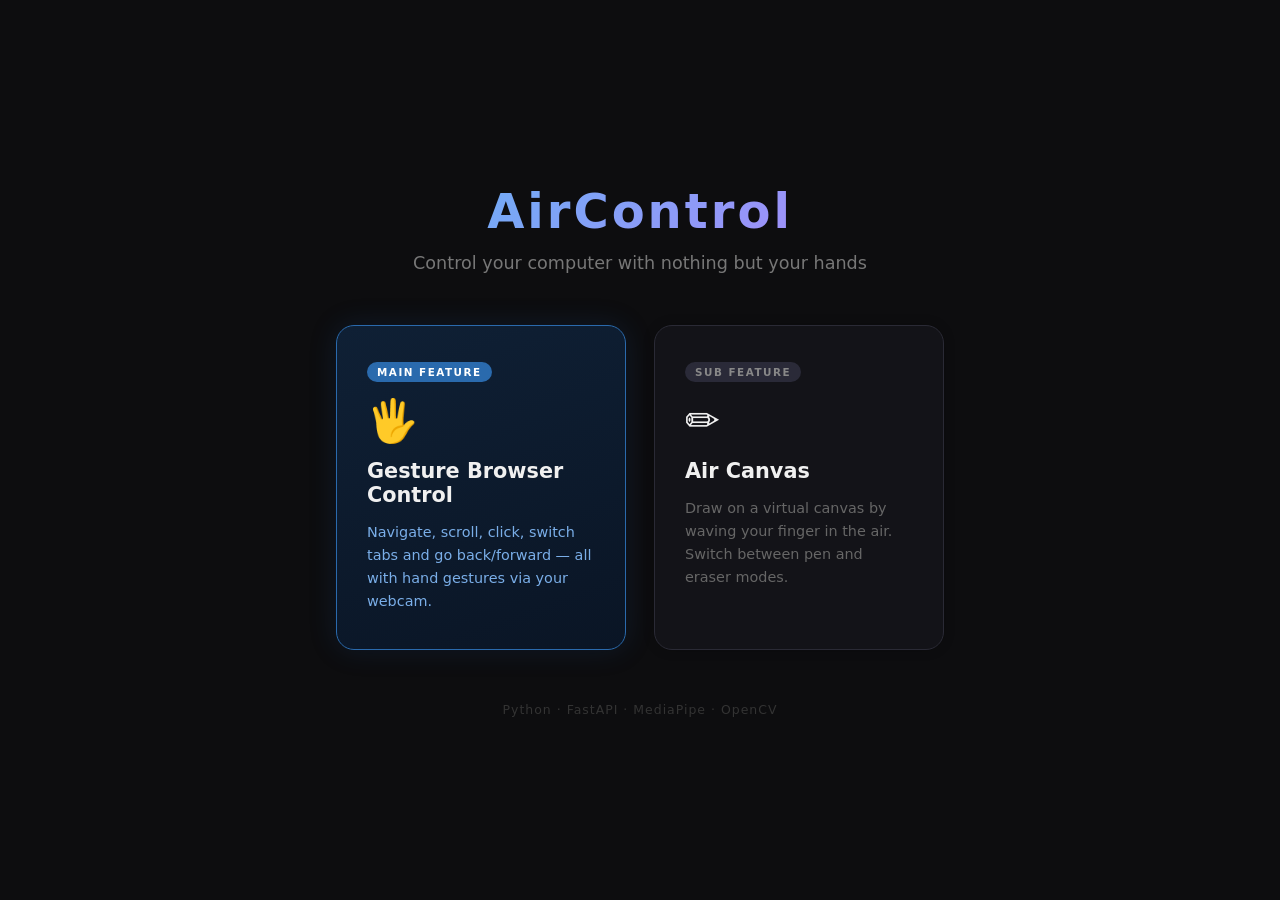
<file: frontend/index.html>
<!DOCTYPE html>
<html lang="en">
<head>
  <meta charset="UTF-8" />
  <meta name="viewport" content="width=device-width, initial-scale=1.0" />
  <title>AirControl</title>
  <style>
    *, *::before, *::after { box-sizing: border-box; margin: 0; padding: 0; }
    body {
      background: #0d0d0f;
      color: #f0f0f0;
      font-family: 'Segoe UI', system-ui, sans-serif;
      min-height: 100vh;
      display: flex;
      flex-direction: column;
      align-items: center;
      justify-content: center;
      gap: 52px;
      padding: 48px 24px;
    }
    .hero { text-align: center; }
    .hero h1 {
      font-size: 3rem;
      font-weight: 700;
      letter-spacing: 3px;
      background: linear-gradient(135deg, #6ab0f5, #a78bfa);
      -webkit-background-clip: text;
      -webkit-text-fill-color: transparent;
    }
    .hero p { margin-top: 14px; font-size: 1.1rem; color: #777; }
    .cards { display: flex; gap: 28px; flex-wrap: wrap; justify-content: center; }
    .card {
      display: flex;
      flex-direction: column;
      gap: 14px;
      padding: 36px 30px;
      border-radius: 18px;
      text-decoration: none;
      color: #f0f0f0;
      width: 290px;
      transition: transform 0.2s, box-shadow 0.2s;
    }
    .card:hover { transform: translateY(-7px); }
    .card.main {
      background: linear-gradient(160deg, #0f2035, #0a1525);
      border: 1.5px solid #2a6aad;
      box-shadow: 0 0 28px #1a4a8a33;
    }
    .card.sub {
      background: #131318;
      border: 1.5px solid #2a2a35;
      box-shadow: 0 0 12px #00000033;
    }
    .badge {
      font-size: 0.65rem;
      font-weight: 700;
      letter-spacing: 1.5px;
      text-transform: uppercase;
      padding: 4px 10px;
      border-radius: 20px;
      width: fit-content;
    }
    .card.main .badge { background: #2a6aad; color: #fff; }
    .card.sub  .badge { background: #2a2a38; color: #888; }
    .card .icon { font-size: 2.6rem; }
    .card h2 { font-size: 1.3rem; font-weight: 600; }
    .card.main p { font-size: 0.9rem; color: #7aaee8; line-height: 1.6; }
    .card.sub  p { font-size: 0.9rem; color: #666;    line-height: 1.6; }
    footer { color: #333; font-size: 0.78rem; letter-spacing: 1px; }
  </style>
</head>
<body>
  <div class="hero">
    <h1>AirControl</h1>
    <p>Control your computer with nothing but your hands</p>
  </div>

  <div class="cards">
    <a href="gesture.html" class="card main">
      <span class="badge">Main Feature</span>
      <div class="icon">🖐️</div>
      <h2>Gesture Browser Control</h2>
      <p>Navigate, scroll, click, switch tabs and go back/forward — all with hand gestures via your webcam.</p>
    </a>

    <a href="canvas.html" class="card sub">
      <span class="badge">Sub Feature</span>
      <div class="icon">✏️</div>
      <h2>Air Canvas</h2>
      <p>Draw on a virtual canvas by waving your finger in the air. Switch between pen and eraser modes.</p>
    </a>
  </div>

  <footer>Python · FastAPI · MediaPipe · OpenCV</footer>
</body>
</html>
</html>
</file>
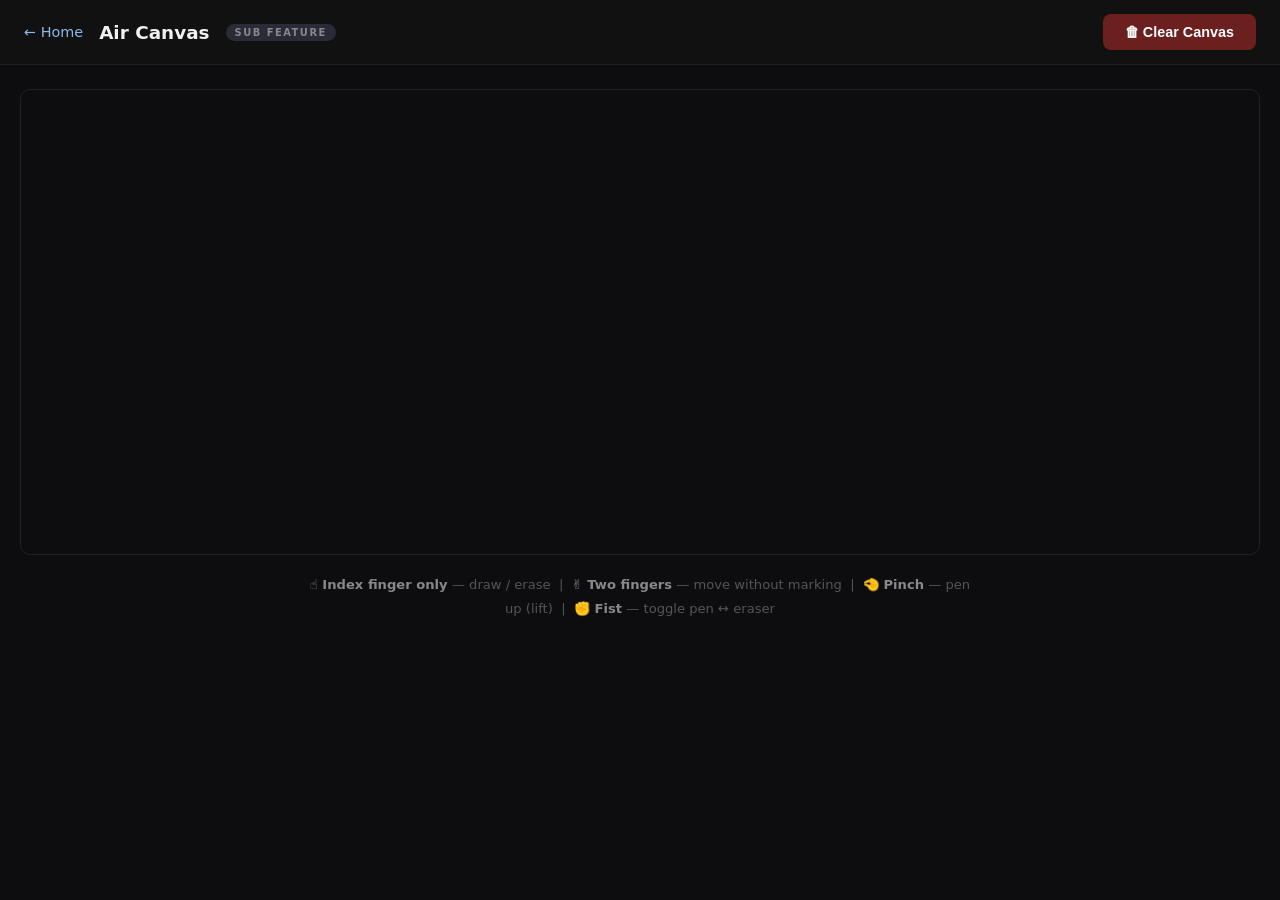
<file: frontend/canvas.html>
<!DOCTYPE html>
<html lang="en">
<head>
  <meta charset="UTF-8" />
  <meta name="viewport" content="width=device-width, initial-scale=1.0" />
  <title>Air Canvas</title>
  <style>
    *, *::before, *::after { box-sizing: border-box; margin: 0; padding: 0; }
    body { background: #0d0d0f; color: #f0f0f0; font-family: 'Segoe UI', system-ui, sans-serif; display: flex; flex-direction: column; min-height: 100vh; }

    header {
      display: flex; align-items: center; gap: 16px;
      padding: 14px 24px; background: #111; border-bottom: 1px solid #1e1e1e;
    }
    header a { color: #8ab8e8; text-decoration: none; font-size: 0.9rem; white-space: nowrap; }
    header a:hover { color: #aad4ff; }
    header h1 { font-size: 1.15rem; font-weight: 600; }
    .badge {
      font-size: 0.62rem; font-weight: 700; letter-spacing: 1.5px;
      text-transform: uppercase; padding: 3px 9px; border-radius: 20px;
      background: #2a2a38; color: #888;
    }
    .spacer { flex: 1; }

    main {
      flex: 1; display: flex; flex-direction: column; align-items: center;
      padding: 24px 20px; gap: 18px;
    }

    #canvas {
      border-radius: 10px; border: 1px solid #222; display: block;
      max-width: 100%;
    }

    .controls { display: flex; gap: 12px; flex-wrap: wrap; justify-content: center; }
    .btn {
      padding: 10px 22px; border-radius: 8px; border: none; cursor: pointer;
      font-size: 0.9rem; font-weight: 600; transition: background 0.15s;
    }
    #btn-clear { background: #6b1f1f; color: #fff; }
    #btn-clear:hover { background: #8b2a2a; }

    .tip {
      font-size: 0.82rem; color: #555; text-align: center;
      max-width: 680px; line-height: 1.8;
    }
    .tip strong { color: #888; }

    #video { display: none; }
  </style>
</head>
<body>
  <header>
    <a href="index.html">← Home</a>
    <h1>Air Canvas</h1>
    <span class="badge">Sub Feature</span>
    <div class="spacer"></div>
    <button class="btn" id="btn-clear" onclick="clearCanvas()">🗑 Clear Canvas</button>
  </header>

  <main>
    <video id="video" autoplay></video>
    <canvas id="canvas"></canvas>

    <p class="tip">
      <strong>☝️ Index finger only</strong> — draw / erase &nbsp;|&nbsp;
      <strong>✌️ Two fingers</strong> — move without marking &nbsp;|&nbsp;
      <strong>🤏 Pinch</strong> — pen up (lift) &nbsp;|&nbsp;
      <strong>✊ Fist</strong> — toggle pen ↔ eraser
    </p>
  </main>

  <script>
    const video  = document.getElementById('video');
    const canvas = document.getElementById('canvas');
    const ctx    = canvas.getContext('2d');
    const API    = 'http://127.0.0.1:8000';

    canvas.width  = 1280;
    canvas.height = 480;

    navigator.mediaDevices.getUserMedia({ video: true })
      .then(stream => { video.srcObject = stream; });

    async function sendFrame() {
      const tmp  = document.createElement('canvas');
      tmp.width  = 640;
      tmp.height = 480;
      tmp.getContext('2d').drawImage(video, 0, 0, 640, 480);

      const blob = await new Promise(r => tmp.toBlob(r, 'image/jpeg'));
      const fd   = new FormData();
      fd.append('file', blob);

      const res     = await fetch(`${API}/canvas/frame`, { method: 'POST', body: fd });
      const imgBlob = await res.blob();
      const img     = new Image();
      img.onload = () => {
        ctx.drawImage(img, 0, 0, canvas.width, canvas.height);
        URL.revokeObjectURL(img.src);
      };
      img.src = URL.createObjectURL(imgBlob);

      requestAnimationFrame(sendFrame);
    }

    async function clearCanvas() {
      await fetch(`${API}/canvas/clear`, { method: 'POST' });
    }

    sendFrame();
  </script>
</body>
</html>
</file>
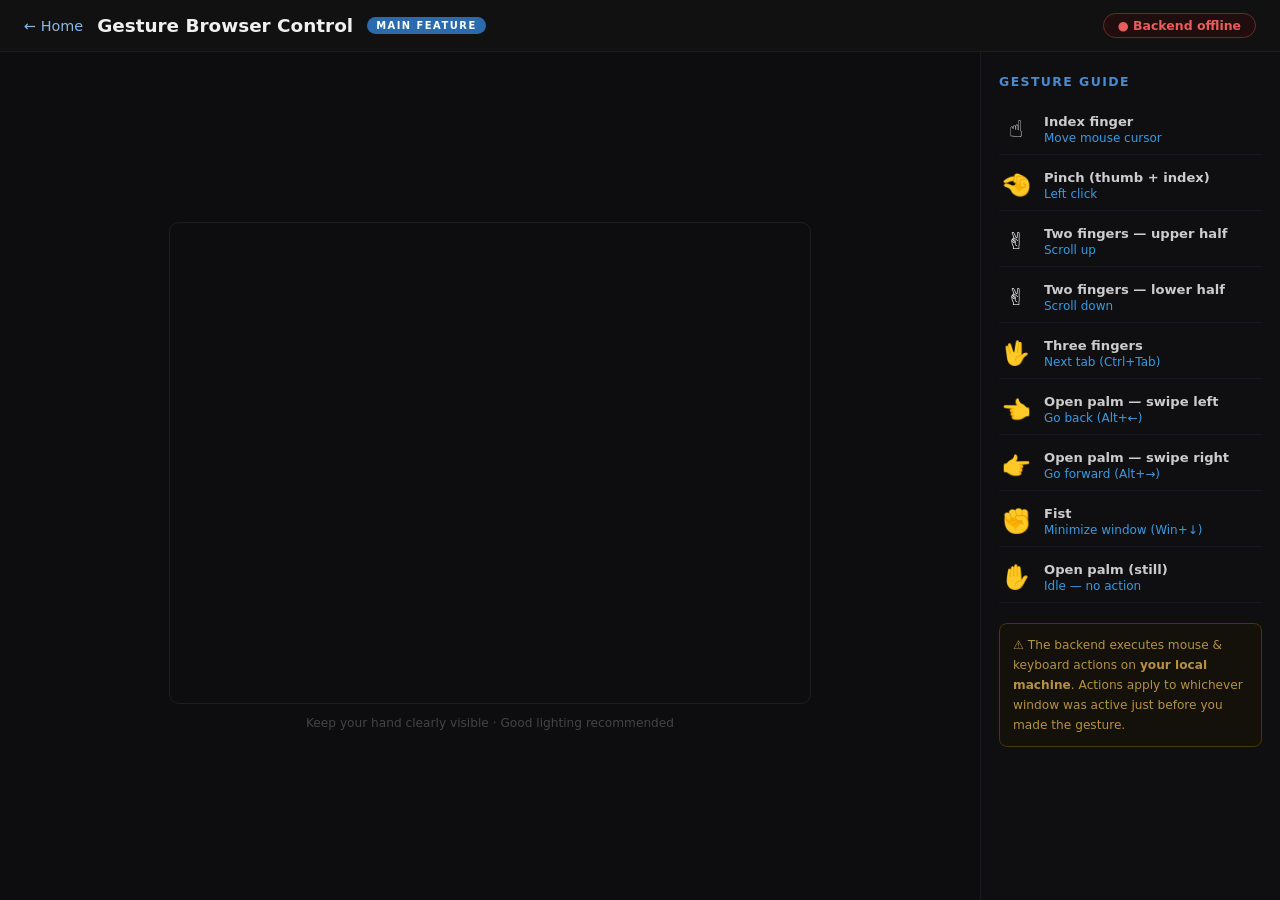
<file: frontend/gesture.html>
<!DOCTYPE html>
<html lang="en">
<head>
  <meta charset="UTF-8" />
  <meta name="viewport" content="width=device-width, initial-scale=1.0" />
  <title>Gesture Browser Control</title>
  <style>
    *, *::before, *::after { box-sizing: border-box; margin: 0; padding: 0; }
    body {
      background: #0d0d0f; color: #f0f0f0;
      font-family: 'Segoe UI', system-ui, sans-serif;
      height: 100vh; display: flex; flex-direction: column; overflow: hidden;
    }

    header {
      display: flex; align-items: center; gap: 14px; flex-shrink: 0;
      padding: 13px 24px; background: #111; border-bottom: 1px solid #1e1e1e;
    }
    header a { color: #8ab8e8; text-decoration: none; font-size: 0.9rem; white-space: nowrap; }
    header a:hover { color: #aad4ff; }
    header h1   { font-size: 1.15rem; font-weight: 600; }
    .badge-main {
      font-size: 0.62rem; font-weight: 700; letter-spacing: 1.5px;
      text-transform: uppercase; padding: 3px 9px; border-radius: 20px;
      background: #2a6aad; color: #fff;
    }
    .spacer { flex: 1; }
    #status-pill {
      padding: 4px 14px; border-radius: 20px; font-size: 0.78rem; font-weight: 600;
      background: #1c1c1c; border: 1px solid #333; color: #888;
      transition: all 0.3s;
    }
    #status-pill.live   { background: #0d2010; border-color: #2a6a2a; color: #5de85d; }
    #status-pill.error  { background: #200d0d; border-color: #6a2a2a; color: #e85d5d; }

    main { flex: 1; display: flex; overflow: hidden; }

    #feed-wrap {
      flex: 1; display: flex; flex-direction: column;
      align-items: center; justify-content: center;
      padding: 20px; gap: 12px; overflow: hidden;
    }
    #feed {
      border-radius: 10px; border: 1px solid #1e1e1e;
      max-width: 100%; max-height: calc(100vh - 130px);
    }
    .feed-hint { font-size: 0.76rem; color: #444; }

    #guide {
      width: 300px; min-width: 260px;
      background: #0f0f12; border-left: 1px solid #1a1a22;
      overflow-y: auto; padding: 22px 18px;
      display: flex; flex-direction: column; gap: 6px;
    }
    #guide h2 {
      font-size: 0.78rem; font-weight: 700; letter-spacing: 1.4px;
      text-transform: uppercase; color: #4a8acd; margin-bottom: 10px;
    }
    .g-row {
      display: flex; align-items: flex-start; gap: 11px;
      padding: 9px 0; border-bottom: 1px solid #18181e;
    }
    .g-row:last-of-type { border-bottom: none; }
    .g-icon   { font-size: 1.45rem; min-width: 34px; text-align: center; padding-top: 1px; }
    .g-info   { display: flex; flex-direction: column; gap: 2px; }
    .g-name   { font-size: 0.82rem; font-weight: 600; color: #ccc; }
    .g-action { font-size: 0.75rem; color: #3a9ade; font-weight: 500; }

    .warn {
      margin-top: 14px; padding: 11px 13px;
      background: #13110a; border: 1px solid #4a3800; border-radius: 8px;
      font-size: 0.76rem; color: #b89040; line-height: 1.65;
    }

    #video { display: none; }
  </style>
</head>
<body>
  <header>
    <a href="index.html">← Home</a>
    <h1>Gesture Browser Control</h1>
    <span class="badge-main">Main Feature</span>
    <div class="spacer"></div>
    <span id="status-pill">● Connecting</span>
  </header>

  <main>
    <!-- Live feed panel -->
    <div id="feed-wrap">
      <video id="video" autoplay></video>
      <canvas id="feed"></canvas>
      <p class="feed-hint">Keep your hand clearly visible · Good lighting recommended</p>
    </div>

    <!-- Gesture guide panel -->
    <div id="guide">
      <h2>Gesture Guide</h2>

      <div class="g-row">
        <div class="g-icon">☝️</div>
        <div class="g-info">
          <span class="g-name">Index finger</span>
          <span class="g-action">Move mouse cursor</span>
        </div>
      </div>

      <div class="g-row">
        <div class="g-icon">🤏</div>
        <div class="g-info">
          <span class="g-name">Pinch (thumb + index)</span>
          <span class="g-action">Left click</span>
        </div>
      </div>

      <div class="g-row">
        <div class="g-icon">✌️</div>
        <div class="g-info">
          <span class="g-name">Two fingers — upper half</span>
          <span class="g-action">Scroll up</span>
        </div>
      </div>

      <div class="g-row">
        <div class="g-icon">✌️</div>
        <div class="g-info">
          <span class="g-name">Two fingers — lower half</span>
          <span class="g-action">Scroll down</span>
        </div>
      </div>

      <div class="g-row">
        <div class="g-icon">🖖</div>
        <div class="g-info">
          <span class="g-name">Three fingers</span>
          <span class="g-action">Next tab (Ctrl+Tab)</span>
        </div>
      </div>

      <div class="g-row">
        <div class="g-icon">👈</div>
        <div class="g-info">
          <span class="g-name">Open palm — swipe left</span>
          <span class="g-action">Go back (Alt+←)</span>
        </div>
      </div>

      <div class="g-row">
        <div class="g-icon">👉</div>
        <div class="g-info">
          <span class="g-name">Open palm — swipe right</span>
          <span class="g-action">Go forward (Alt+→)</span>
        </div>
      </div>

      <div class="g-row">
        <div class="g-icon">✊</div>
        <div class="g-info">
          <span class="g-name">Fist</span>
          <span class="g-action">Minimize window (Win+↓)</span>
        </div>
      </div>

      <div class="g-row">
        <div class="g-icon">✋</div>
        <div class="g-info">
          <span class="g-name">Open palm (still)</span>
          <span class="g-action">Idle — no action</span>
        </div>
      </div>

      <div class="warn">
        ⚠️ The backend executes mouse &amp; keyboard actions on <strong>your local machine</strong>.
        Actions apply to whichever window was active just before you made the gesture.
      </div>
    </div>
  </main>

  <script>
    const video  = document.getElementById('video');
    const feed   = document.getElementById('feed');
    const ctx    = feed.getContext('2d');
    const pill   = document.getElementById('status-pill');
    const API    = 'http://127.0.0.1:8000';

    feed.width  = 640;
    feed.height = 480;

    navigator.mediaDevices.getUserMedia({ video: true })
      .then(stream => {
        video.srcObject = stream;
        pill.textContent = '● Live';
        pill.classList.add('live');
      })
      .catch(() => {
        pill.textContent = '● Camera error';
        pill.classList.add('error');
      });

    async function sendFrame() {
      const tmp  = document.createElement('canvas');
      tmp.width  = 640;
      tmp.height = 480;
      tmp.getContext('2d').drawImage(video, 0, 0, 640, 480);

      const blob = await new Promise(r => tmp.toBlob(r, 'image/jpeg'));
      const fd   = new FormData();
      fd.append('file', blob);

      try {
        const res     = await fetch(`${API}/gesture/frame`, { method: 'POST', body: fd });
        const imgBlob = await res.blob();
        const img     = new Image();
        img.onload = () => {
          ctx.drawImage(img, 0, 0, feed.width, feed.height);
          URL.revokeObjectURL(img.src);
        };
        img.src = URL.createObjectURL(imgBlob);

        if (!pill.classList.contains('live')) {
          pill.textContent = '● Live';
          pill.className   = 'live';
        }
      } catch {
        pill.textContent = '● Backend offline';
        pill.className   = 'error';
      }

      requestAnimationFrame(sendFrame);
    }

    sendFrame();
  </script>
</body>
</html>
</file>
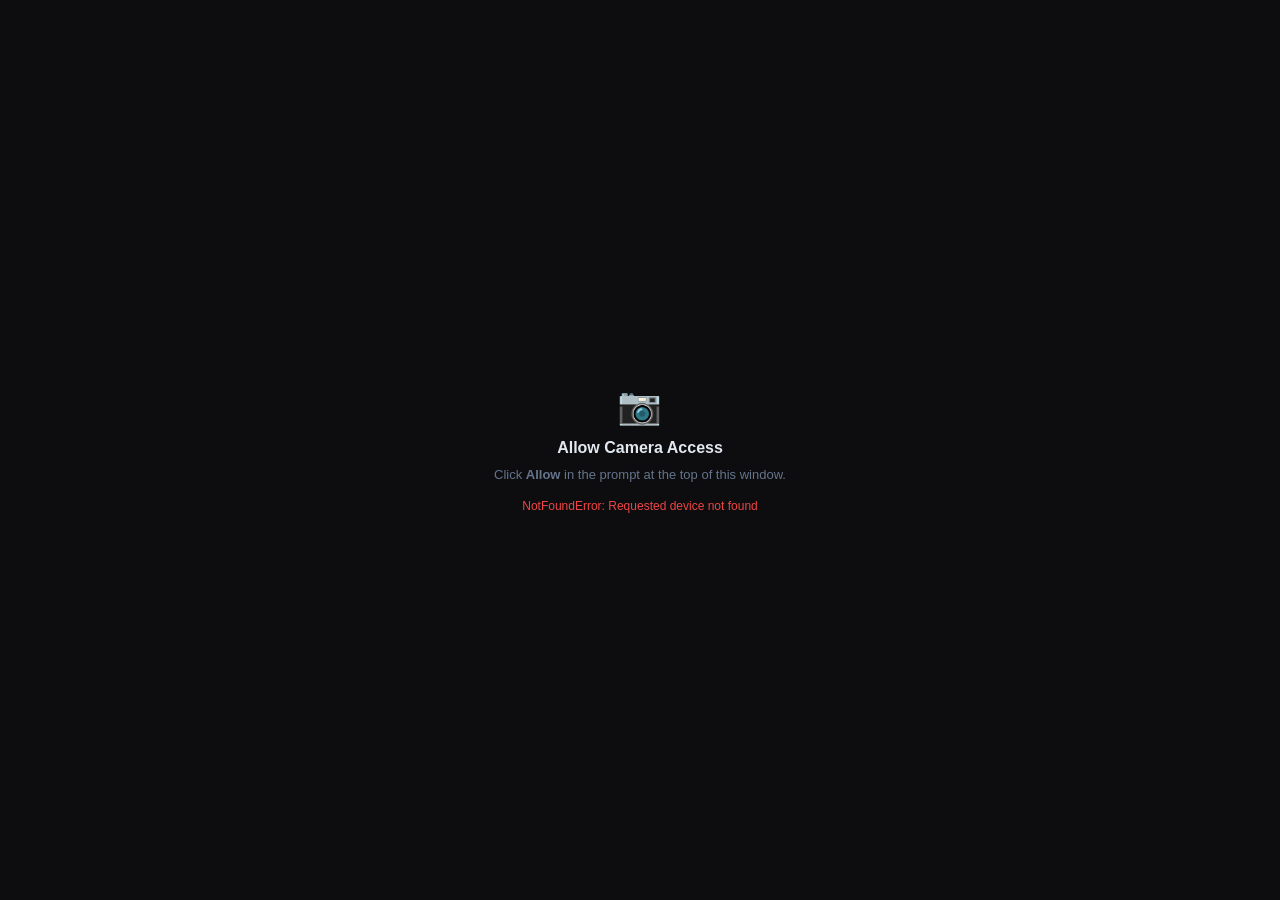
<file: extension/permission/permission.html>
<!DOCTYPE html>
<html lang="en">
<head>
  <meta charset="UTF-8" />
  <title>GestureNav – Camera Access</title>
  <style>
    body {
      margin: 0;
      display: flex;
      align-items: center;
      justify-content: center;
      min-height: 100vh;
      background: #0d0d0f;
      font-family: -apple-system, BlinkMacSystemFont, 'Segoe UI', sans-serif;
      color: #e2e8f0;
      text-align: center;
      padding: 24px;
      box-sizing: border-box;
    }
    .icon  { font-size: 36px; margin-bottom: 12px; }
    h1     { font-size: 16px; font-weight: 700; margin: 0 0 8px; }
    p      { font-size: 13px; color: #64748b; margin: 0; line-height: 1.5; }
    .error { color: #ef4444; margin-top: 12px; font-size: 12px; }
  </style>
</head>
<body>
  <div>
    <div class="icon">📷</div>
    <h1>Allow Camera Access</h1>
    <p>Click <strong>Allow</strong> in the prompt at the top of this window.</p>
    <p class="error" id="err"></p>
  </div>
  <script src="permission.js"></script>
</body>
</html>
</file>
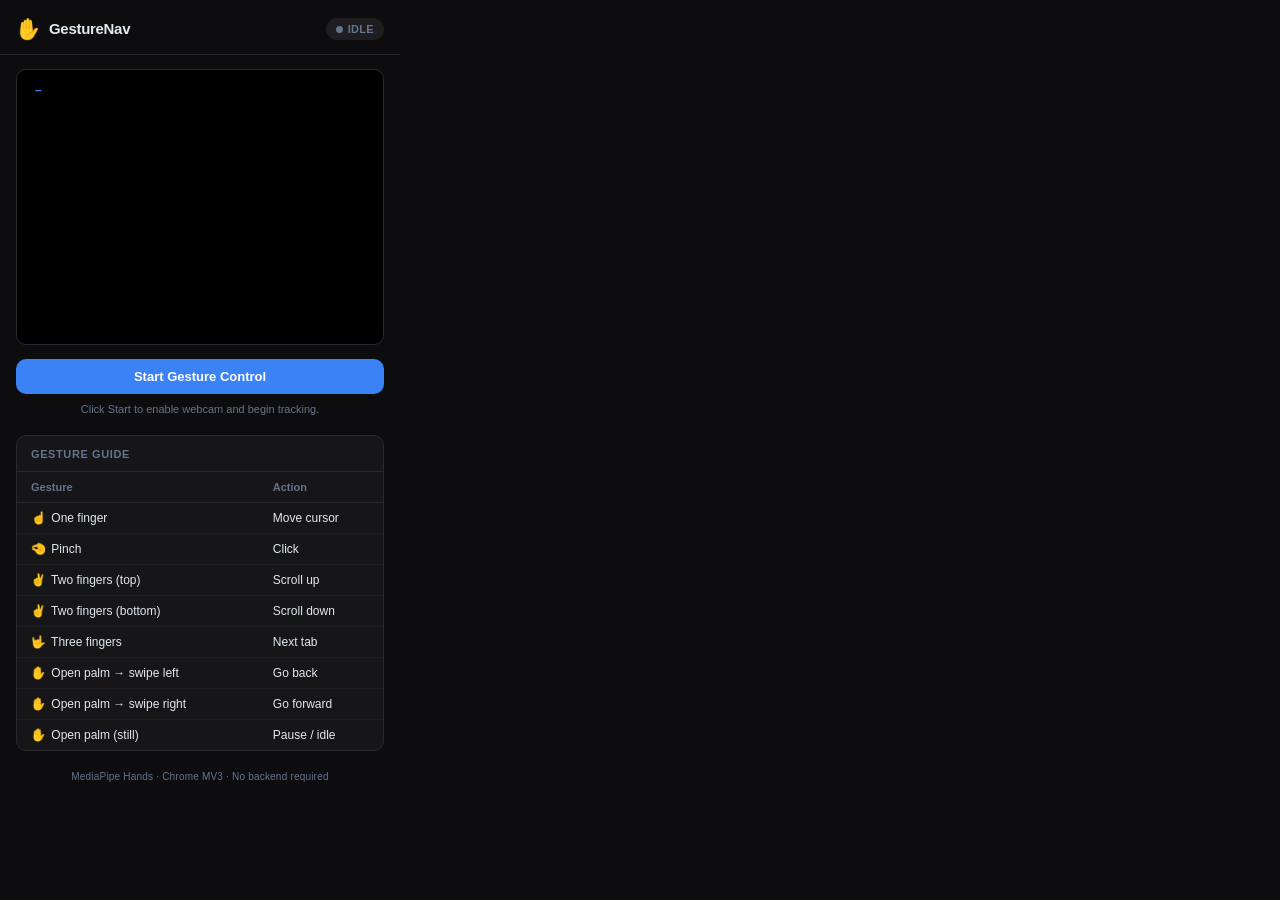
<file: extension/sidepanel/sidepanel.html>
<!DOCTYPE html>
<html lang="en">
<head>
  <meta charset="UTF-8" />
  <meta name="viewport" content="width=device-width, initial-scale=1.0" />
  <title>GestureNav</title>
  <link rel="stylesheet" href="sidepanel.css" />

  <script src="../lib/hands.js"></script>
  <script src="../lib/camera_utils.js"></script>
  <script src="../lib/drawing_utils.js"></script>
</head>
<body>

  <header class="header">
    <div class="brand">
      <span class="brand-icon">✋</span>
      <span class="brand-name">GestureNav</span>
    </div>
    <span id="statusPill" class="pill pill--idle">Idle</span>
  </header>

  <div class="preview-wrap">
    <video id="video" autoplay playsinline muted style="display:none"></video>
    <canvas id="canvas" class="preview-canvas"></canvas>
    <div id="gestureLabel" class="gesture-label">–</div>
    <div id="actionLabel" class="action-label"></div>
  </div>

  <div class="controls">
    <button id="toggleBtn" class="btn btn--start">Start Gesture Control</button>
    <p class="hint" id="hint">Click Start to enable webcam and begin tracking.</p>
  </div>

  <section class="guide">
    <h2 class="guide-title">Gesture Guide</h2>
    <table class="guide-table">
      <thead>
        <tr><th>Gesture</th><th>Action</th></tr>
      </thead>
      <tbody>
        <tr><td><span class="glyph">☝️</span> One finger</td><td>Move cursor</td></tr>
        <tr><td><span class="glyph">🤏</span> Pinch</td><td>Click</td></tr>
        <tr><td><span class="glyph">✌️</span> Two fingers (top)</td><td>Scroll up</td></tr>
        <tr><td><span class="glyph">✌️</span> Two fingers (bottom)</td><td>Scroll down</td></tr>
        <tr><td><span class="glyph">🤟</span> Three fingers</td><td>Next tab</td></tr>
        <tr><td><span class="glyph">✋</span> Open palm → swipe left</td><td>Go back</td></tr>
        <tr><td><span class="glyph">✋</span> Open palm → swipe right</td><td>Go forward</td></tr>
        <tr><td><span class="glyph">✋</span> Open palm (still)</td><td>Pause / idle</td></tr>
      </tbody>
    </table>
  </section>

  <footer class="footer">
    MediaPipe Hands · Chrome MV3 · No backend required
  </footer>

  <script src="sidepanel.js"></script>
</body>
</html>
</file>
<file: extension/sidepanel/sidepanel.css>
*, *::before, *::after { box-sizing: border-box; margin: 0; padding: 0; }

:root {
  --bg:          #0d0d0f;
  --surface:     #161618;
  --border:      #2a2a2e;
  --accent:      #3b82f6;
  --accent-dim:  rgba(59,130,246,0.15);
  --green:       #22c55e;
  --red:         #ef4444;
  --yellow:      #eab308;
  --text:        #e2e8f0;
  --muted:       #64748b;
  --radius:      10px;
}

html { font-size: 13px; }

body {
  background: var(--bg);
  color: var(--text);
  font-family: -apple-system, BlinkMacSystemFont, 'Segoe UI', sans-serif;
  line-height: 1.5;
  min-width: 300px;
  max-width: 400px;
  padding-bottom: 24px;
  overflow-x: hidden;
}

.header {
  display: flex;
  align-items: center;
  justify-content: space-between;
  padding: 14px 16px 10px;
  border-bottom: 1px solid var(--border);
}

.brand { display: flex; align-items: center; gap: 8px; }
.brand-icon { font-size: 20px; }
.brand-name { font-size: 15px; font-weight: 700; letter-spacing: -0.3px; }

.pill {
  display: inline-flex;
  align-items: center;
  gap: 5px;
  padding: 3px 10px;
  border-radius: 99px;
  font-size: 11px;
  font-weight: 600;
  letter-spacing: 0.3px;
  text-transform: uppercase;
}
.pill::before { content: ''; width: 7px; height: 7px; border-radius: 50%; }

.pill--idle    { background: #1e1e20; color: var(--muted); }
.pill--idle::before    { background: var(--muted); }

.pill--loading { background: rgba(234,179,8,0.15); color: var(--yellow); }
.pill--loading::before { background: var(--yellow); animation: blink 1s infinite; }

.pill--live    { background: rgba(34,197,94,0.15); color: var(--green); }
.pill--live::before    { background: var(--green); animation: blink 1.5s infinite; }

.pill--error   { background: rgba(239,68,68,0.15); color: var(--red); }
.pill--error::before   { background: var(--red); }

@keyframes blink { 0%,100% { opacity:1; } 50% { opacity:0.3; } }

.preview-wrap {
  position: relative;
  margin: 14px 16px 0;
  border-radius: var(--radius);
  overflow: hidden;
  background: #000;
  border: 1px solid var(--border);
  aspect-ratio: 4/3;
}

.preview-canvas {
  width: 100%;
  height: 100%;
  display: block;
  transform: scaleX(-1);
}

.gesture-label {
  position: absolute;
  top: 8px;
  left: 8px;
  background: rgba(0,0,0,0.65);
  color: var(--accent);
  font-size: 12px;
  font-weight: 700;
  letter-spacing: 0.5px;
  padding: 3px 10px;
  border-radius: 6px;
  backdrop-filter: blur(4px);
  text-transform: uppercase;
}

.action-label {
  position: absolute;
  bottom: 8px;
  left: 50%;
  transform: translateX(-50%);
  background: rgba(0,0,0,0.72);
  color: #fff;
  font-size: 12px;
  font-weight: 500;
  padding: 3px 12px;
  border-radius: 6px;
  backdrop-filter: blur(4px);
  white-space: nowrap;
  opacity: 0;
  transition: opacity 0.2s;
  pointer-events: none;
}
.action-label.visible { opacity: 1; }

.controls {
  padding: 14px 16px 0;
  display: flex;
  flex-direction: column;
  gap: 8px;
}

.btn {
  width: 100%;
  padding: 10px;
  border: none;
  border-radius: var(--radius);
  font-size: 13px;
  font-weight: 600;
  cursor: pointer;
  transition: opacity 0.15s, transform 0.1s;
}
.btn:active { transform: scale(0.97); }
.btn:disabled { opacity: 0.45; cursor: not-allowed; }

.btn--start {
  background: var(--accent);
  color: #fff;
}
.btn--stop {
  background: #1e1e20;
  color: var(--red);
  border: 1px solid var(--red);
}

.hint {
  font-size: 11px;
  color: var(--muted);
  text-align: center;
  line-height: 1.4;
}

.guide {
  margin: 18px 16px 0;
  background: var(--surface);
  border: 1px solid var(--border);
  border-radius: var(--radius);
  overflow: hidden;
}

.guide-title {
  font-size: 11px;
  font-weight: 700;
  letter-spacing: 0.6px;
  text-transform: uppercase;
  color: var(--muted);
  padding: 10px 14px 8px;
  border-bottom: 1px solid var(--border);
}

.guide-table {
  width: 100%;
  border-collapse: collapse;
  font-size: 12px;
}

.guide-table th {
  text-align: left;
  padding: 7px 14px;
  color: var(--muted);
  font-weight: 600;
  font-size: 11px;
  border-bottom: 1px solid var(--border);
}

.guide-table td {
  padding: 6px 14px;
  border-bottom: 1px solid rgba(255,255,255,0.03);
  vertical-align: middle;
}

.guide-table tbody tr:last-child td { border-bottom: none; }

.guide-table tbody tr:hover td { background: rgba(255,255,255,0.03); }

.glyph { margin-right: 2px; }

.footer {
  margin-top: 18px;
  text-align: center;
  font-size: 10px;
  color: var(--muted);
  letter-spacing: 0.2px;
  padding: 0 16px;
}
</file>
